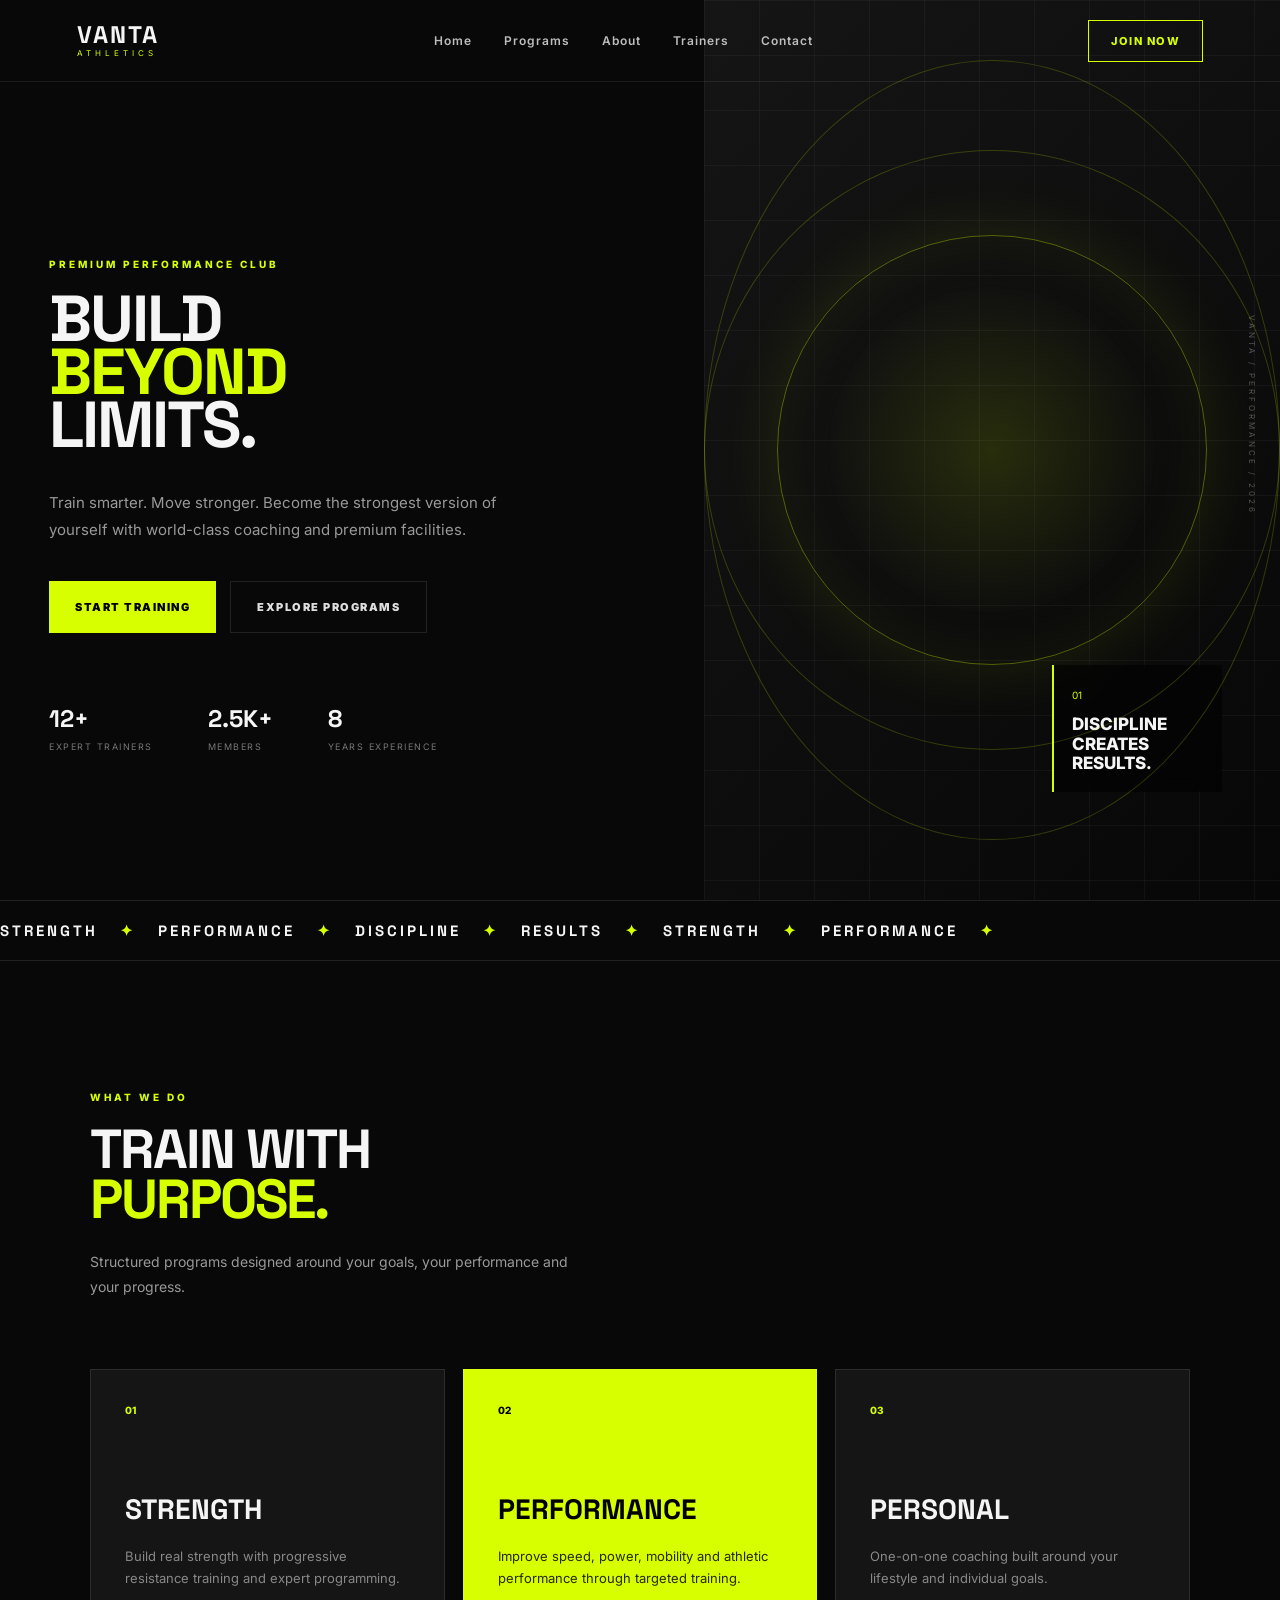
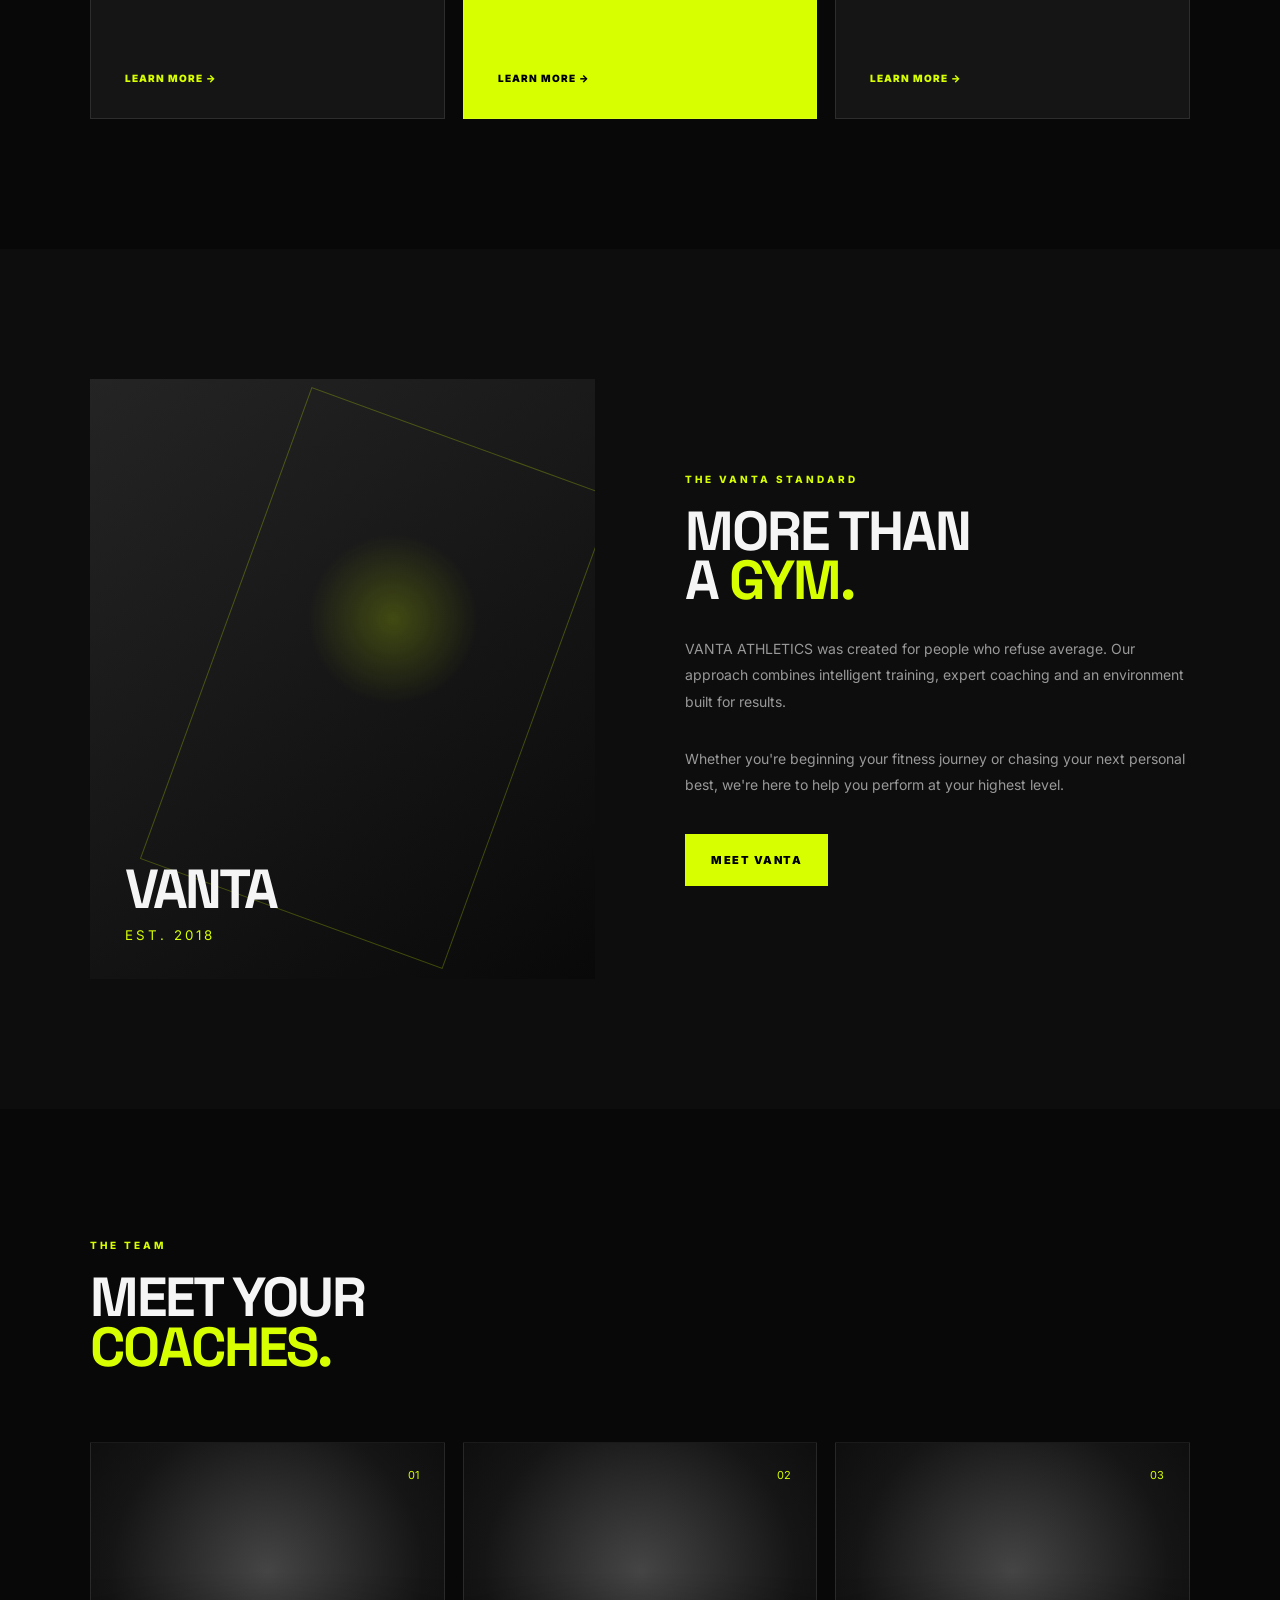
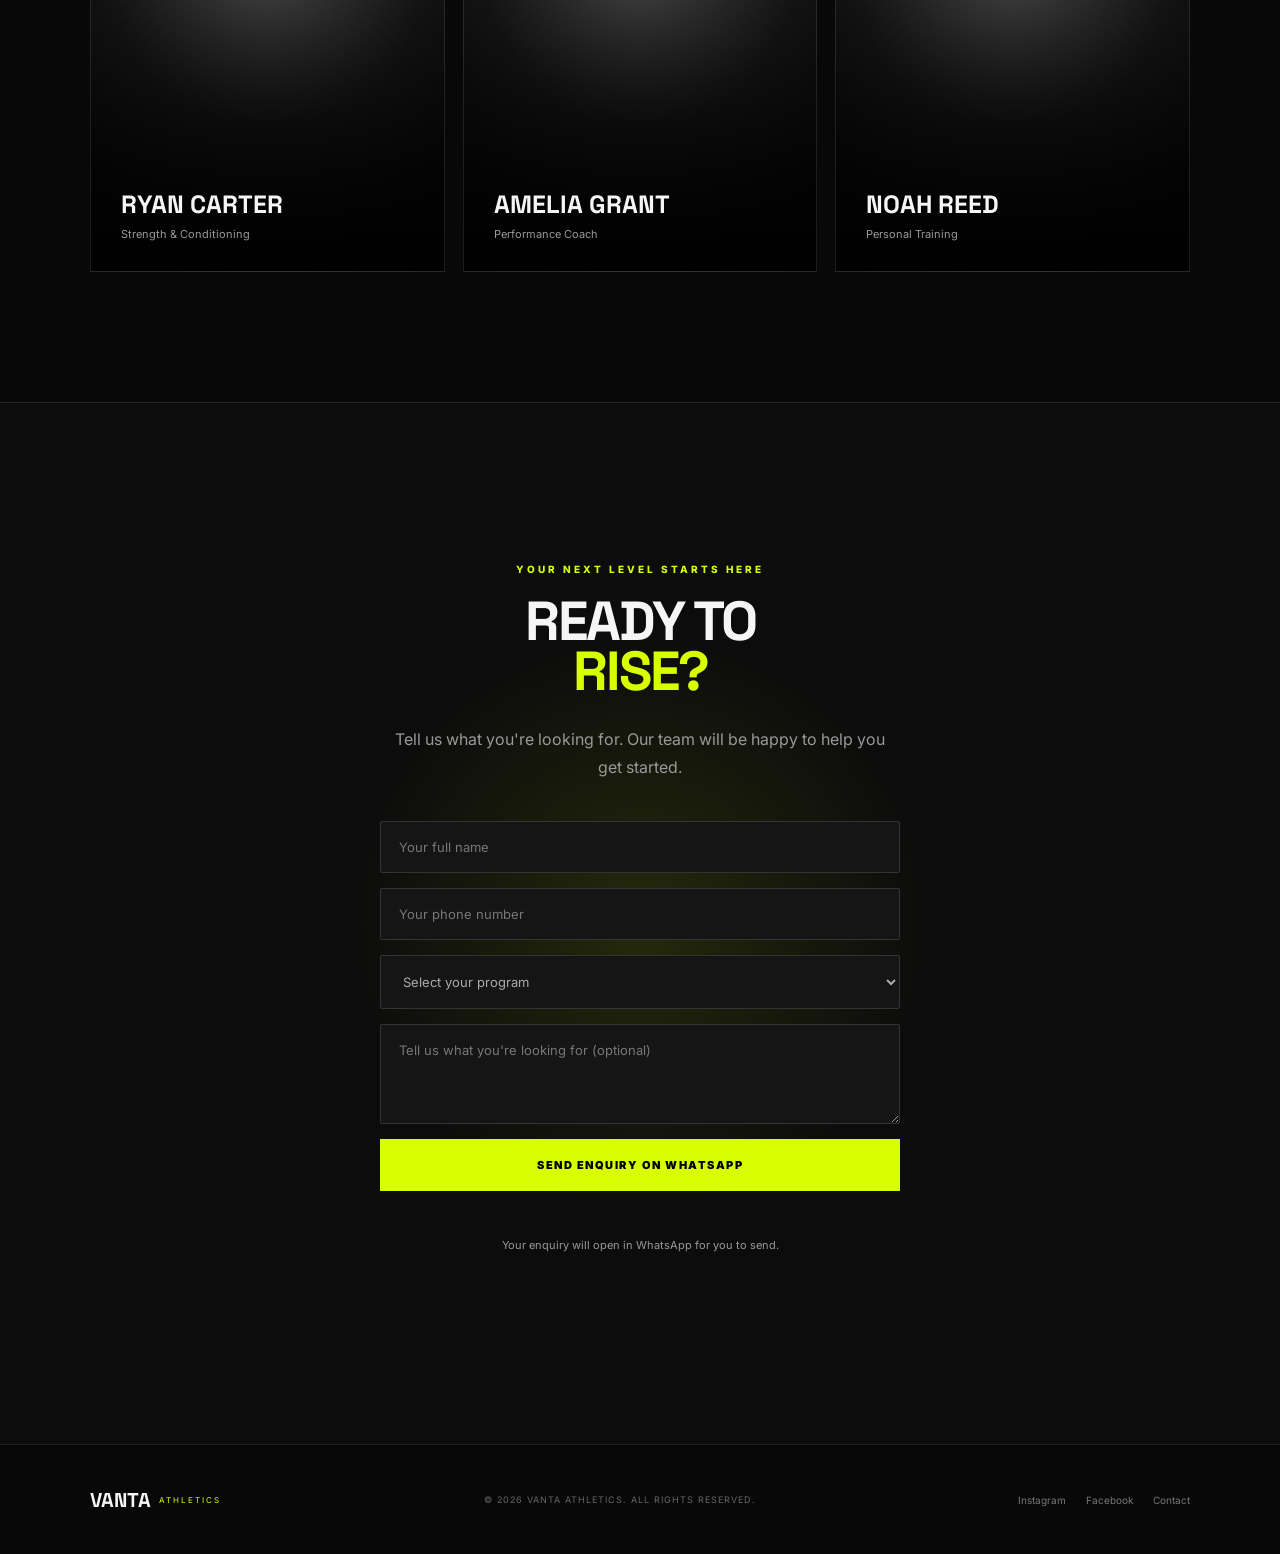
<file: index.HTML>
<!DOCTYPE html>
<html lang="en">
<head>
    <meta charset="UTF-8">
    <meta name="viewport" content="width=device-width, initial-scale=1.0">
    <meta name="description" content="VANTA ATHLETICS — Premium training, coaching and performance.">
    <title>VANTA ATHLETICS | Build Beyond Limits</title>
    <link rel="stylesheet" href="style.css">
</head>

<body>

    <!-- NAVIGATION -->
    <header class="navbar">
        <a href="#" class="logo">
            <span>VANTA</span>
            <small>ATHLETICS</small>
        </a>

        <nav>
            <a href="#home">Home</a>
            <a href="#programs">Programs</a>
            <a href="#about">About</a>
            <a href="#trainers">Trainers</a>
            <a href="#contact">Contact</a>
        </nav>

        <a href="#contact" class="nav-button">JOIN NOW</a>
    </header>

    <main>

        <!-- HERO -->
        <section class="hero" id="home">
            <div class="hero-content">
                <p class="eyebrow">PREMIUM PERFORMANCE CLUB</p>

                <h1>
                    BUILD<br>
                    <span>BEYOND</span><br>
                    LIMITS.
                </h1>

                <p class="hero-text">
                    Train smarter. Move stronger. Become the strongest
                    version of yourself with world-class coaching and
                    premium facilities.
                </p>

                <div class="hero-buttons">
                    <a href="#contact" class="primary-btn">START TRAINING</a>
                    <a href="#programs" class="secondary-btn">EXPLORE PROGRAMS</a>
                </div>

                <div class="hero-stats">
                    <div><strong>12+</strong><span>Expert Trainers</span></div>
                    <div><strong>2.5K+</strong><span>Members</span></div>
                    <div><strong>8</strong><span>Years Experience</span></div>
                </div>
            </div>

            <div class="hero-visual">
                <div class="glow"></div>
                <div class="vertical-text">VANTA / PERFORMANCE / 2026</div>
                <div class="hero-card">
                    <span>01</span>
                    <p>DISCIPLINE<br>CREATES<br>RESULTS.</p>
                </div>
                <div class="circle circle-one"></div>
                <div class="circle circle-two"></div>
            </div>
        </section>

        <!-- MARQUEE -->
        <section class="marquee">
            <div>
                STRENGTH <span>✦</span>
                PERFORMANCE <span>✦</span>
                DISCIPLINE <span>✦</span>
                RESULTS <span>✦</span>
                STRENGTH <span>✦</span>
                PERFORMANCE <span>✦</span>
            </div>
        </section>

        <!-- PROGRAMS -->
        <section class="section" id="programs">
            <div class="section-heading">
                <p class="eyebrow">WHAT WE DO</p>
                <h2>TRAIN WITH<br><span>PURPOSE.</span></h2>
                <p>
                    Structured programs designed around your goals,
                    your performance and your progress.
                </p>
            </div>

            <div class="program-grid">
                <article class="program-card">
                    <div class="number">01</div>
                    <h3>STRENGTH</h3>
                    <p>Build real strength with progressive resistance training and expert programming.</p>
                    <a href="#contact">LEARN MORE →</a>
                </article>

                <article class="program-card featured">
                    <div class="number">02</div>
                    <h3>PERFORMANCE</h3>
                    <p>Improve speed, power, mobility and athletic performance through targeted training.</p>
                    <a href="#contact">LEARN MORE →</a>
                </article>

                <article class="program-card">
                    <div class="number">03</div>
                    <h3>PERSONAL</h3>
                    <p>One-on-one coaching built around your lifestyle and individual goals.</p>
                    <a href="#contact">LEARN MORE →</a>
                </article>
            </div>
        </section>

        <!-- ABOUT -->
        <section class="about section" id="about">
            <div class="about-image">
                <div class="image-overlay">
                    <span>VANTA</span>
                    <small>EST. 2018</small>
                </div>
            </div>

            <div class="about-content">
                <p class="eyebrow">THE VANTA STANDARD</p>
                <h2>MORE THAN<br>A <span>GYM.</span></h2>

                <p>
                    VANTA ATHLETICS was created for people who refuse
                    average. Our approach combines intelligent training,
                    expert coaching and an environment built for results.
                </p>

                <p>
                    Whether you're beginning your fitness journey or
                    chasing your next personal best, we're here to help
                    you perform at your highest level.
                </p>

                <a href="#contact" class="primary-btn">MEET VANTA</a>
            </div>
        </section>

        <!-- TRAINERS -->
        <section class="section trainers" id="trainers">
            <div class="section-heading">
                <p class="eyebrow">THE TEAM</p>
                <h2>MEET YOUR<br><span>COACHES.</span></h2>
            </div>

            <div class="trainer-grid">
                <div class="trainer-card">
                    <div class="trainer-number">01</div>
                    <div class="trainer-info">
                        <h3>RYAN CARTER</h3>
                        <p>Strength & Conditioning</p>
                    </div>
                </div>

                <div class="trainer-card">
                    <div class="trainer-number">02</div>
                    <div class="trainer-info">
                        <h3>AMELIA GRANT</h3>
                        <p>Performance Coach</p>
                    </div>
                </div>

                <div class="trainer-card">
                    <div class="trainer-number">03</div>
                    <div class="trainer-info">
                        <h3>NOAH REED</h3>
                        <p>Personal Training</p>
                    </div>
                </div>
            </div>
        </section>

        <!-- CONTACT / ENQUIRY FORM -->
        <section class="cta" id="contact">
            <div class="cta-inner">

                <p class="eyebrow">YOUR NEXT LEVEL STARTS HERE</p>

                <h2>READY TO<br><span>RISE?</span></h2>

                <p>
                    Tell us what you're looking for.
                    Our team will be happy to help you get started.
                </p>

                <form class="contact-form" id="contactForm">

                    <input
                        type="text"
                        id="visitorName"
                        placeholder="Your full name"
                        required
                    >

                    <input
                        type="tel"
                        id="visitorPhone"
                        placeholder="Your phone number"
                        required
                    >

                    <select id="visitorProgram" required>
                        <option value="">Select your program</option>
                        <option value="Strength Training">Strength Training</option>
                        <option value="Performance Training">Performance Training</option>
                        <option value="Personal Training">Personal Training</option>
                        <option value="General Membership">General Membership</option>
                    </select>

                    <textarea
                        id="visitorMessage"
                        placeholder="Tell us what you're looking for (optional)"
                        rows="4"
                    ></textarea>

                    <button type="submit" class="primary-btn form-button">
                        SEND ENQUIRY ON WHATSAPP
                    </button>

                    <p class="form-note">
                        Your enquiry will open in WhatsApp for you to send.
                    </p>

                </form>

            </div>
        </section>

    </main>

    <!-- FOOTER -->
    <footer>
        <div class="footer-logo">
            <strong>VANTA</strong>
            <span>ATHLETICS</span>
        </div>

        <p>© 2026 VANTA ATHLETICS. ALL RIGHTS RESERVED.</p>

        <div class="footer-links">
            <a href="#home">Instagram</a>
            <a href="#home">Facebook</a>
            <a href="#contact">Contact</a>
        </div>
    </footer>

    <!-- WHATSAPP FORM SCRIPT -->
    <script>
        const contactForm = document.getElementById("contactForm");

        contactForm.addEventListener("submit", function(event) {
            event.preventDefault();

            const name = document.getElementById("visitorName").value.trim();
            const phone = document.getElementById("visitorPhone").value.trim();
            const program = document.getElementById("visitorProgram").value;
            const message = document.getElementById("visitorMessage").value.trim();

            // REPLACE THIS WITH THE GYM'S WHATSAPP NUMBER
            // Include country code. India example: 91XXXXXXXXXX
            const gymWhatsAppNumber = "91XXXXXXXXXX";

            const enquiry =
                "Hello VANTA ATHLETICS!\n\n" +
                "I would like to enquire about membership.\n\n" +
                "Name: " + name + "\n" +
                "Phone: " + phone + "\n" +
                "Program: " + program + "\n" +
                "Message: " + (message || "No additional message");

            const whatsappURL =
                "https://wa.me/" + gymWhatsAppNumber +
                "?text=" + encodeURIComponent(enquiry);

            window.open(whatsappURL, "_blank");
        });
    </script>

    <script src="script.js"></script>

</body>
</html>
</file>
<file: style.css>
@import url('https://fonts.googleapis.com/css2?family=Inter:wght@400;500;600;700;800;900&family=Space+Grotesk:wght@400;500;600;700&display=swap');

:root {
    --bg: #080808;
    --bg-soft: #111111;
    --card: #151515;
    --white: #f5f5f5;
    --muted: #999999;
    --line: rgba(255,255,255,0.10);
    --accent: #d8ff00;
    --accent-dark: #a9c700;
}

* {
    margin: 0;
    padding: 0;
    box-sizing: border-box;
}

html {
    scroll-behavior: smooth;
}

body {
    background: var(--bg);
    color: var(--white);
    font-family: "Inter", sans-serif;
    overflow-x: hidden;
}

a {
    color: inherit;
    text-decoration: none;
}

.navbar {
    height: 82px;
    width: 100%;
    padding: 0 6%;
    display: flex;
    align-items: center;
    justify-content: space-between;
    position: absolute;
    top: 0;
    left: 0;
    z-index: 20;
    border-bottom: 1px solid rgba(255,255,255,0.08);
}

.logo {
    display: flex;
    flex-direction: column;
    line-height: 0.9;
}

.logo span {
    font-family: "Space Grotesk", sans-serif;
    font-size: 24px;
    font-weight: 800;
    letter-spacing: 2px;
}

.logo small {
    font-size: 8px;
    letter-spacing: 4px;
    color: var(--accent);
    margin-top: 5px;
}

nav {
    display: flex;
    gap: 32px;
}

nav a {
    font-size: 12px;
    font-weight: 600;
    letter-spacing: 1px;
    color: #bdbdbd;
    transition: 0.3s;
}

nav a:hover {
    color: var(--white);
}

.nav-button {
    padding: 13px 22px;
    border: 1px solid var(--accent);
    color: var(--accent);
    font-size: 11px;
    font-weight: 800;
    letter-spacing: 1.5px;
    transition: 0.3s;
}

.nav-button:hover {
    background: var(--accent);
    color: #000;
}

.hero {
    min-height: 100vh;
    display: grid;
    grid-template-columns: 55% 45%;
    position: relative;
    overflow: hidden;
}

.hero-content {
    padding: 190px 7% 80px;
    display: flex;
    flex-direction: column;
    justify-content: center;
    position: relative;
    z-index: 5;
}

.eyebrow {
    color: var(--accent);
    font-size: 10px;
    font-weight: 800;
    letter-spacing: 3px;
    margin-bottom: 22px;
}

.hero h1 {
    font-family: "Space Grotesk", sans-serif;
    font-size: clamp(60px, 8vw, 118px);
    line-height: 0.82;
    letter-spacing: -6px;
    font-weight: 700;
}

.hero h1 span,
.section-heading h2 span,
.about-content h2 span,
.cta h2 span {
    color: var(--accent);
}

.hero-text {
    max-width: 480px;
    color: var(--muted);
    font-size: 15px;
    line-height: 1.8;
    margin: 38px 0;
}

.hero-buttons {
    display: flex;
    gap: 14px;
    flex-wrap: wrap;
}

.primary-btn,
.secondary-btn {
    display: inline-flex;
    align-items: center;
    justify-content: center;
    min-height: 52px;
    padding: 0 26px;
    font-size: 11px;
    font-weight: 900;
    letter-spacing: 1.5px;
    transition: 0.3s;
}

.primary-btn {
    background: var(--accent);
    color: #000;
}

.primary-btn:hover {
    background: #fff;
    transform: translateY(-3px);
}

.secondary-btn {
    border: 1px solid var(--line);
    color: #ddd;
}

.secondary-btn:hover {
    border-color: var(--accent);
    color: var(--accent);
}

.hero-stats {
    display: flex;
    gap: 55px;
    margin-top: 70px;
}

.hero-stats div {
    display: flex;
    flex-direction: column;
    gap: 7px;
}

.hero-stats strong {
    font-family: "Space Grotesk", sans-serif;
    font-size: 24px;
}

.hero-stats span {
    font-size: 9px;
    color: #777;
    letter-spacing: 1.5px;
    text-transform: uppercase;
}

.hero-visual {
    min-height: 100vh;
    position: relative;
    background:
        radial-gradient(circle at 50% 50%, rgba(216,255,0,0.13), transparent 32%),
        linear-gradient(135deg, #151515, #070707);
    overflow: hidden;
}

.hero-visual::before {
    content: "";
    position: absolute;
    inset: 0;
    background-image:
        linear-gradient(rgba(255,255,255,0.04) 1px, transparent 1px),
        linear-gradient(90deg, rgba(255,255,255,0.04) 1px, transparent 1px);
    background-size: 55px 55px;
}

.glow {
    position: absolute;
    width: 430px;
    height: 430px;
    border: 1px solid rgba(216,255,0,0.35);
    border-radius: 50%;
    top: 50%;
    left: 50%;
    transform: translate(-50%, -50%);
    box-shadow:
        0 0 70px rgba(216,255,0,0.10),
        inset 0 0 70px rgba(216,255,0,0.05);
    animation: pulse 4s ease-in-out infinite;
}

.circle {
    position: absolute;
    border: 1px solid rgba(216,255,0,0.20);
    border-radius: 50%;
    top: 50%;
    left: 50%;
    transform: translate(-50%, -50%);
}

.circle-one {
    width: 600px;
    height: 600px;
}

.circle-two {
    width: 780px;
    height: 780px;
}

.hero-card {
    position: absolute;
    right: 10%;
    bottom: 12%;
    width: 170px;
    padding: 18px;
    border-left: 2px solid var(--accent);
    background: rgba(0,0,0,0.55);
    backdrop-filter: blur(10px);
}

.hero-card span {
    color: var(--accent);
    font-size: 10px;
}

.hero-card p {
    margin-top: 12px;
    font-size: 17px;
    font-weight: 800;
    line-height: 1.15;
}

.vertical-text {
    position: absolute;
    right: 4%;
    top: 35%;
    writing-mode: vertical-rl;
    color: #555;
    font-size: 8px;
    letter-spacing: 3px;
}

.marquee {
    overflow: hidden;
    white-space: nowrap;
    border-top: 1px solid var(--line);
    border-bottom: 1px solid var(--line);
    padding: 20px 0;
}

.marquee div {
    font-family: "Space Grotesk", sans-serif;
    font-size: 15px;
    font-weight: 700;
    letter-spacing: 3px;
    word-spacing: 15px;
    animation: marquee 20s linear infinite;
}

.marquee span {
    color: var(--accent);
}

.section {
    padding: 130px 7%;
}

.section-heading {
    max-width: 680px;
    margin-bottom: 70px;
}

.section-heading h2,
.about-content h2,
.cta h2 {
    font-family: "Space Grotesk", sans-serif;
    font-size: clamp(50px, 6vw, 86px);
    line-height: 0.9;
    letter-spacing: -4px;
}

.section-heading > p:last-child {
    color: var(--muted);
    max-width: 480px;
    margin-top: 25px;
    line-height: 1.8;
    font-size: 14px;
}

.program-grid {
    display: grid;
    grid-template-columns: repeat(3, 1fr);
    gap: 18px;
}

.program-card {
    min-height: 350px;
    padding: 34px;
    background: var(--card);
    border: 1px solid var(--line);
    display: flex;
    flex-direction: column;
    transition: 0.35s;
}

.program-card:hover {
    transform: translateY(-8px);
    border-color: rgba(216,255,0,0.45);
}

.program-card.featured {
    background: var(--accent);
    color: #000;
}

.program-card .number {
    font-size: 10px;
    font-weight: 800;
    color: var(--accent);
}

.program-card.featured .number {
    color: #000;
}

.program-card h3 {
    font-family: "Space Grotesk", sans-serif;
    font-size: 28px;
    margin-top: 75px;
}

.program-card p {
    color: #888;
    font-size: 13px;
    line-height: 1.7;
    margin-top: 18px;
}

.program-card.featured p {
    color: #272700;
}

.program-card a {
    margin-top: auto;
    font-size: 10px;
    font-weight: 900;
    letter-spacing: 1px;
    color: var(--accent);
}

.program-card.featured a {
    color: #000;
}

.about {
    display: grid;
    grid-template-columns: 1fr 1fr;
    gap: 90px;
    align-items: center;
    background: #0d0d0d;
}

.about-image {
    min-height: 600px;
    position: relative;
    background:
        radial-gradient(circle at 60% 40%, rgba(216,255,0,0.22), transparent 18%),
        linear-gradient(145deg, #242424, #090909);
    overflow: hidden;
}

.about-image::before {
    content: "";
    position: absolute;
    width: 320px;
    height: 500px;
    border: 1px solid rgba(216,255,0,0.25);
    transform: rotate(20deg);
    left: 25%;
    top: 8%;
}

.image-overlay {
    position: absolute;
    bottom: 35px;
    left: 35px;
}

.image-overlay span {
    display: block;
    font-family: "Space Grotesk", sans-serif;
    font-size: 55px;
    font-weight: 800;
    letter-spacing: -3px;
}

.image-overlay small {
    color: var(--accent);
    letter-spacing: 3px;
}

.about-content > p:not(.eyebrow) {
    color: var(--muted);
    font-size: 14px;
    line-height: 1.9;
    margin: 30px 0 0;
    max-width: 520px;
}

.about-content .primary-btn {
    margin-top: 35px;
}

.trainers {
    background: #080808;
}

.trainer-grid {
    display: grid;
    grid-template-columns: repeat(3, 1fr);
    gap: 18px;
}

.trainer-card {
    min-height: 430px;
    position: relative;
    overflow: hidden;
    background:
        linear-gradient(to bottom, transparent 30%, rgba(0,0,0,0.95)),
        radial-gradient(circle at 50% 30%, #454545, #151515 45%, #080808 80%);
    border: 1px solid var(--line);
    transition: 0.35s;
}

.trainer-card:hover {
    transform: translateY(-8px);
    border-color: rgba(216,255,0,0.35);
}

.trainer-number {
    position: absolute;
    top: 25px;
    right: 25px;
    font-size: 11px;
    color: var(--accent);
}

.trainer-info {
    position: absolute;
    bottom: 30px;
    left: 30px;
}

.trainer-info h3 {
    font-family: "Space Grotesk", sans-serif;
    font-size: 25px;
}

.trainer-info p {
    color: #999;
    font-size: 11px;
    margin-top: 7px;
}

.cta {
    padding: 160px 7%;
    text-align: center;
    background:
        radial-gradient(circle at center, rgba(216,255,0,0.12), transparent 35%),
        #0c0c0c;
    border-top: 1px solid var(--line);
}

.cta-inner {
    max-width: 850px;
    margin: auto;
}

.cta h2 {
    font-size: clamp(65px, 10vw, 135px);
}

.cta p:not(.eyebrow) {
    color: var(--muted);
    margin: 30px auto;
    max-width: 500px;
    line-height: 1.7;
}

footer {
    min-height: 110px;
    padding: 35px 7%;
    border-top: 1px solid var(--line);
    display: flex;
    align-items: center;
    justify-content: space-between;
    gap: 25px;
}

.footer-logo {
    display: flex;
    align-items: center;
    gap: 8px;
}

.footer-logo strong {
    font-family: "Space Grotesk", sans-serif;
    font-size: 20px;
}

.footer-logo span {
    color: var(--accent);
    font-size: 8px;
    letter-spacing: 2px;
}

footer p {
    color: #666;
    font-size: 9px;
    letter-spacing: 1px;
}

.footer-links {
    display: flex;
    gap: 20px;
}

.footer-links a {
    font-size: 10px;
    color: #777;
}

.footer-links a:hover {
    color: var(--accent);
}

@keyframes pulse {
    0%, 100% {
        transform: translate(-50%, -50%) scale(1);
        opacity: 0.7;
    }

    50% {
        transform: translate(-50%, -50%) scale(1.06);
        opacity: 1;
    }
}

@keyframes marquee {
    from {
        transform: translateX(0);
    }

    to {
        transform: translateX(-50%);
    }
}

@media (max-width: 950px) {

    nav {
        display: none;
    }

    .hero {
        grid-template-columns: 1fr;
    }

    .hero-content {
        min-height: 100vh;
        padding-top: 150px;
    }

    .hero-visual {
        display: none;
    }

    .program-grid,
    .trainer-grid {
        grid-template-columns: 1fr;
    }

    .about {
        grid-template-columns: 1fr;
        gap: 50px;
    }

    .about-image {
        min-height: 450px;
    }

    footer {
        flex-direction: column;
        text-align: center;
    }
}

@media (max-width: 600px) {

    .navbar {
        padding: 0 5%;
    }

    .nav-button {
        padding: 10px 14px;
    }

    .hero-content,
    .section {
        padding-left: 5%;
        padding-right: 5%;
    }

    .hero h1 {
        font-size: 65px;
        letter-spacing: -4px;
    }

    .hero-stats {
        gap: 25px;
        flex-wrap: wrap;
    }

    .section-heading h2,
    .about-content h2 {
        font-size: 52px;
    }

    .cta h2 {
        font-size: 65px;
    }
}

/* =================================
   VANTA ATHLETICS - MOBILE FIX
================================= */

html, body {
    width: 100%;
    max-width: 100%;
    overflow-x: hidden;
}

* {
    max-width: 100%;
}

img {
    height: auto;
    object-fit: cover;
}

.hero,
.about,
.program-grid,
.trainer-grid {
    min-width: 0;
}

.hero h1 {
    font-size: clamp(42px, 11vw, 65px);
    letter-spacing: -2px;
    overflow-wrap: anywhere;
}

.section-heading h2,
.about-content h2,
.cta h2 {
    font-size: clamp(36px, 9vw, 55px);
    letter-spacing: -2px;
    overflow-wrap: anywhere;
}

.hero-text,
.section-heading p,
.about-content p,
.cta p {
    overflow-wrap: break-word;
}

@media (max-width: 950px) {
    .hero {
        grid-template-columns: 1fr;
    }

    .hero-content {
        width: 100%;
        padding: 145px 6% 65px;
    }

    .hero-visual {
        display: none;
    }

    .program-grid,
    .trainer-grid,
    .about {
        grid-template-columns: 1fr;
    }

    .about {
        gap: 35px;
    }

    .program-card {
        min-width: 0;
    }

    .about-image {
        min-height: 350px;
    }

    nav {
        display: none;
    }
}

@media (max-width: 600px) {
    .navbar {
        height: 70px;
        padding: 0 5%;
    }

    .logo span {
        font-size: 19px;
    }

    .nav-button {
        padding: 10px 12px;
        font-size: 9px;
    }

    .hero-content,
    .section {
        padding-left: 6%;
        padding-right: 6%;
    }

    .hero h1 {
        font-size: clamp(38px, 10vw, 54px);
        line-height: 0.95;
        letter-spacing: -2px;
    }

    .hero-text {
        font-size: 13px;
        margin: 25px 0;
    }

    .hero-stats {
        gap: 22px;
        margin-top: 45px;
        flex-wrap: wrap;
    }

    .hero-stats strong {
        font-size: 20px;
    }

    .section {
        padding-top: 85px;
        padding-bottom: 85px;
    }

    .section-heading {
        margin-bottom: 40px;
    }

    .section-heading h2,
    .about-content h2,
    .cta h2 {
        font-size: clamp(34px, 9vw, 48px);
        line-height: 1;
        letter-spacing: -2px;
    }

    .program-card {
        min-height: 300px;
        padding: 25px;
    }

    .program-card h3 {
        margin-top: 55px;
        font-size: 24px;
    }

    .trainer-card {
        min-height: 350px;
    }

    .about-image {
        min-height: 320px;
    }

    .cta {
        padding: 100px 6%;
    }

    footer {
        padding: 35px 6%;
        flex-direction: column;
        text-align: center;
    }

    .footer-links {
        flex-wrap: wrap;
        justify-content: center;
    }
}


/* ===================================
   VANTA ATHLETICS - CONTACT FORM
=================================== */

.contact-form {
    width: 100%;
    max-width: 520px;
    margin: 40px auto 0;
    display: flex;
    flex-direction: column;
    gap: 15px;
    text-align: left;
}

.contact-form input,
.contact-form select,
.contact-form textarea {
    width: 100%;
    padding: 17px 18px;
    background: #151515;
    border: 1px solid rgba(255,255,255,0.13);
    color: #f5f5f5;
    font-family: "Inter", sans-serif;
    font-size: 13px;
    outline: none;
    border-radius: 2px;
    transition: 0.3s;
}

.contact-form input:focus,
.contact-form select:focus,
.contact-form textarea:focus {
    border-color: #d8ff00;
}

.contact-form input::placeholder,
.contact-form textarea::placeholder {
    color: #777;
}

.contact-form select {
    color: #aaa;
    cursor: pointer;
}

.contact-form select option {
    background: #151515;
    color: white;
}

.contact-form textarea {
    resize: vertical;
}

.form-button {
    width: 100%;
    border: none;
    cursor: pointer;
    font-family: "Inter", sans-serif;
}

.form-note {
    color: #888;
    text-align: center;
    font-size: 11px;
    line-height: 1.6;
}

@media (max-width: 600px) {
    .contact-form {
        margin-top: 30px;
    }

    .contact-form input,
    .contact-form select,
    .contact-form textarea {
        padding: 15px;
        font-size: 12px;
    }
}
</file>
